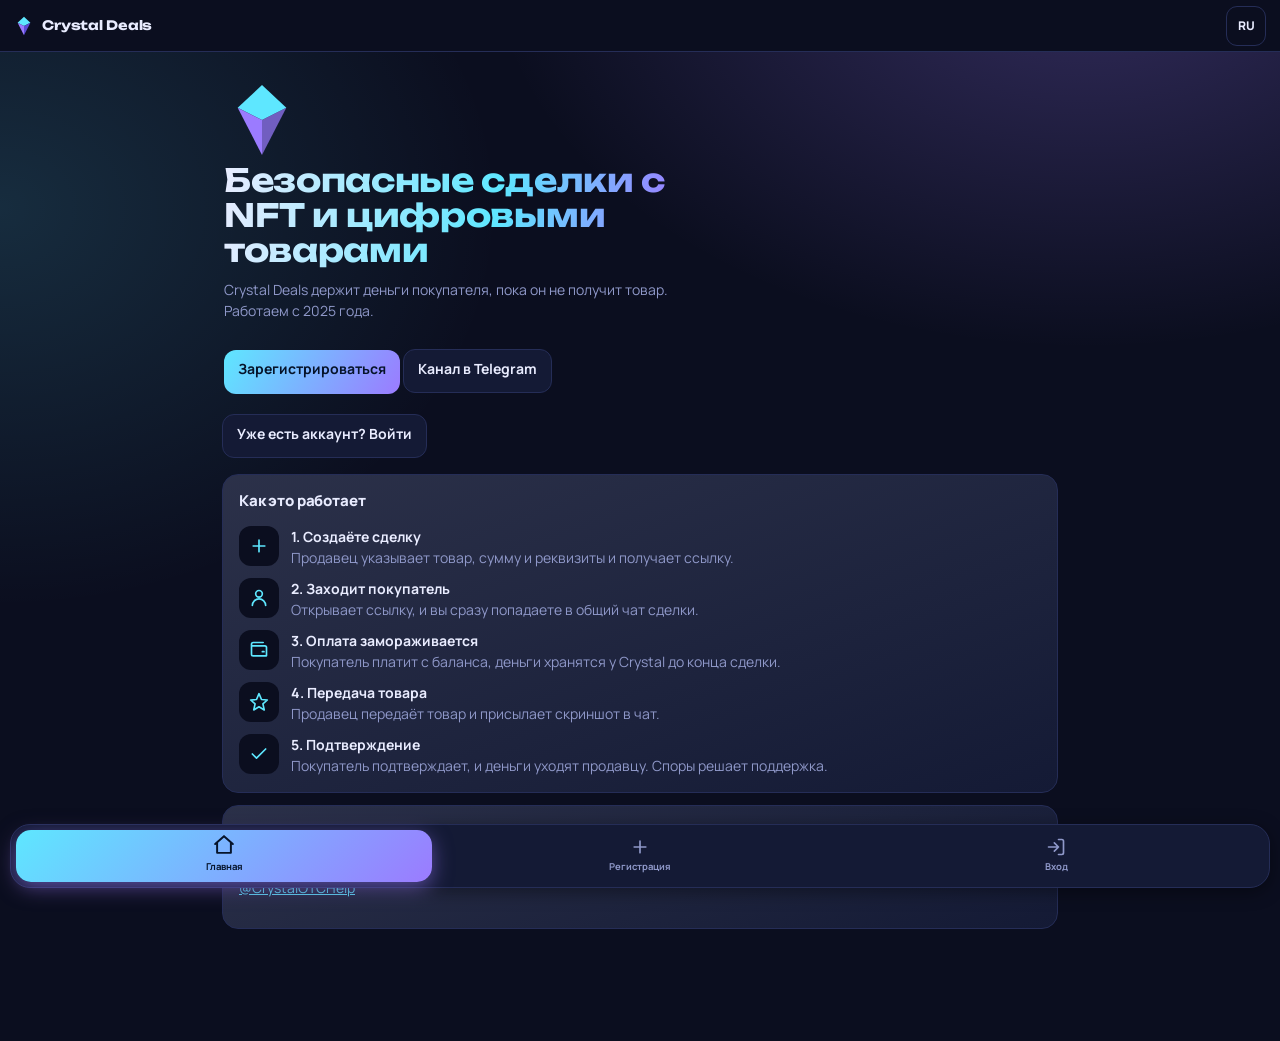
<file: public/index.html>
<!doctype html>
<html lang="ru"><head><meta charset="utf-8">
<meta name="viewport" content="width=device-width, initial-scale=1, viewport-fit=cover">
<title>Crystal Deals — гарант-сервис</title>
<link href="https://fonts.googleapis.com/css2?family=Unbounded:wght@500;700&family=Manrope:wght@400;600;800&display=swap" rel="stylesheet">
<link rel="stylesheet" href="style.css"></head>
<body>
<div id="ld"><svg viewBox="0 0 100 100"><polygon class="f" points="50,4 82,34 50,50 18,34" fill="#5ee7ff"/><polygon class="f" points="18,34 50,50 50,96" fill="#9b7bff"/><polygon class="f" points="82,34 50,50 50,96" fill="#5b4bd6"/></svg></div>
<header><a class="logo" href="#/"><svg viewBox="0 0 100 100"><polygon points="50,4 82,34 50,50 18,34" fill="#5ee7ff"/><polygon points="18,34 50,50 50,96" fill="#9b7bff"/><polygon points="82,34 50,50 50,96" fill="#5b4bd6"/></svg>Crystal Deals</a><div style="margin-left:auto;display:flex;gap:8px;min-width:0"><button class="chip" id="hb" onclick="location.hash='#/profile'" aria-label="Профиль"></button><button class="chip sq" id="lg" onclick="langSheet()" aria-label="Language">RU</button></div></header>
<main id="app"></main><nav id="tb"><i id="ind"></i><div id="tl"></div></nav><div id="toast"></div>
<script src="app.js"></script></body></html>
</file>
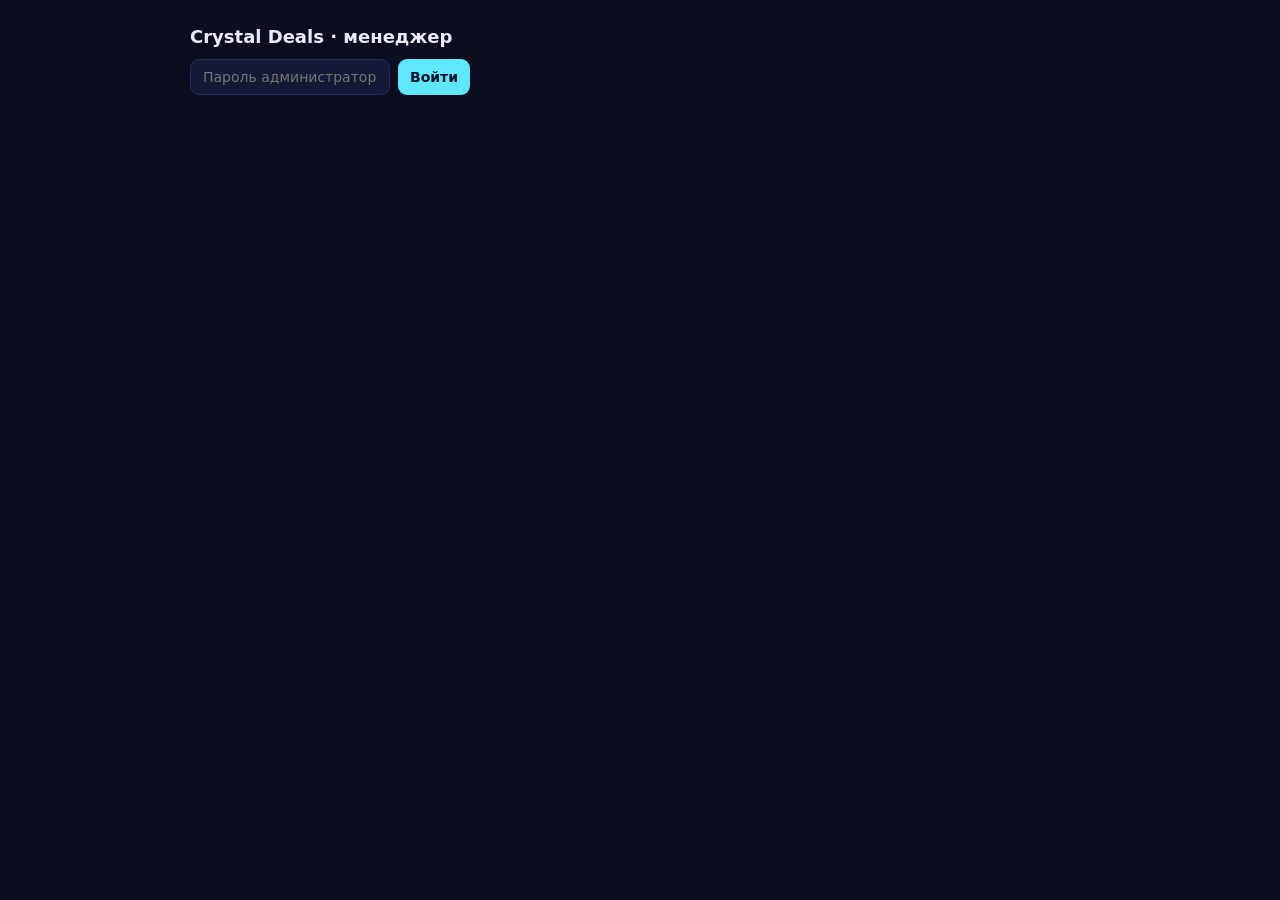
<file: public/admin.html>
<!doctype html><html lang="ru"><head><meta charset="utf-8"><meta name="viewport" content="width=device-width,initial-scale=1"><title>Crystal Deals — менеджер</title>
<style>body{font:14px system-ui,sans-serif;background:#0b0e1f;color:#e9ecff;margin:0;padding:14px;max-width:900px;margin:auto}h2{font-size:16px;margin:22px 0 8px}
input,button{font:inherit;padding:9px 12px;border-radius:9px;border:1px solid #252d57;background:#141a35;color:inherit}button{cursor:pointer;background:#5ee7ff;color:#06142a;font-weight:700;border:0}button.r{background:#ff6b8b}
.c{background:#141a35;border:1px solid #252d57;border-radius:12px;padding:12px;margin:8px 0;overflow-wrap:anywhere}.m{color:#8f98c9;font-size:12px}.row{display:flex;gap:8px;flex-wrap:wrap;margin-top:8px}</style></head><body>
<h1 style="font-size:18px">Crystal Deals · менеджер</h1>
<div class="row"><input id="pw" type="password" placeholder="Пароль администратора"><button onclick="ld()">Войти</button></div><div id="o"></div>
<script>
const $=s=>document.querySelector(s),E=s=>String(s).replace(/[&<>"]/g,c=>({'&':'&amp;','<':'&lt;','>':'&gt;','"':'&quot;'}[c]));
let P=sessionStorage.getItem('ap')||'';if(P){$('#pw').value=P;ld()}
async function q(a,b){const r=await fetch('/api/admin/'+a,{method:'POST',headers:{'Content-Type':'application/json','x-admin':P},body:JSON.stringify(b||{})});return r.json()}
async function ld(){P=$('#pw').value;const j=await q('list');if(j.err){$('#o').textContent=j.err;return}sessionStorage.setItem('ap',P);
const f=n=>Object.entries(n).filter(([k,v])=>v>0).map(([k,v])=>v+' '+k).join(', ')||'0';
$('#o').innerHTML=`<h2>Заявки на вывод</h2>${j.wd.map(w=>`<div class="c"><b>#${w.id}</b> ${E(w.u)} · ${w.amt} RUB-экв. · <b>${w.st}</b><div class="m">${E(w.rq)} · ${new Date(w.t).toLocaleString('ru')}</div>${w.st=='pending'?`<div class="row"><button onclick="a('wd.done','${w.id}')">Выплачено</button><button class="r" onclick="a('wd.reject','${w.id}')">Отклонить и вернуть</button></div>`:''}</div>`).join('')||'<p class="m">Нет</p>'}
<h2>Сделки</h2>${j.deals.map(d=>`<div class="c"><b>#${d.id}</b> ${E(d.type)} · ${d.amt} RUB-экв. · <b>${d.st}</b><div class="m">${E(d.seller)} → ${E(d.buyer||'—')} · сообщений: ${d.msgs} · ${E(d.lk)}</div>${d.st=='paid'||d.st=='handed'?`<div class="row"><button onclick="a('deal.release','${d.id}')">Выплатить продавцу</button><button class="r" onclick="a('deal.refund','${d.id}')">Вернуть покупателю</button></div>`:''}</div>`).join('')||'<p class="m">Нет</p>'}
<h2>Ручное пополнение</h2><div class="row"><input id="cn" placeholder="Ник"><input id="cc" placeholder="Валюта (TON)" size="8"><input id="ca" placeholder="Сумма" size="8"><button onclick="cr()">Зачислить</button></div>
<h2>Пополнения TON</h2>${j.pay.map(p=>`<div class="c"><b>${p.c}</b> ${E(p.u)} · ${p.amt} TON · <b>${p.st}</b><div class="m">${new Date(p.t).toLocaleString('ru')}</div></div>`).join('')||'<p class="m">Нет</p>'}
<h2>Пользователи (${j.users.length})</h2>${j.users.map(u=>`<div class="c"><b>${E(u.nick)}</b><div class="m">${f(u.w)}</div></div>`).join('')}`}
async function a(m,id){if(!confirm('Подтвердить действие?'))return;const j=await q(m,{id});if(j.err)alert(j.err);ld()}
async function cr(){const j=await q('credit',{nick:$('#cn').value,cur:$('#cc').value.toUpperCase(),amt:$('#ca').value});if(j.err)alert(j.err);ld()}
</script></body></html>
</file>
<file: public/style.css>
:root,:root[data-theme="crystal"]{--bg:#0b0e1f;--card:#141a35;--line:#252d57;--tx:#e9ecff;--mu:#8f98c9;--ac:#5ee7ff;--ac2:#9b7bff;--on:#06142a;--ok:#4ade9b;--wa:#ffc857;--er:#ff6b8b;box-sizing:border-box;padding-top:env(safe-area-inset-top,0px)}
:root[data-theme="black"]{--bg:#000;--card:#0e0e10;--line:#26262a;--tx:#f4f4f5;--mu:#8c8c94;--ac:#fff;--ac2:#9aa0aa;--on:#000}
:root[data-theme="redblack"]{--bg:#0a0305;--card:#170709;--line:#3d1219;--tx:#fdeaec;--mu:#b88b92;--ac:#ff2d4d;--ac2:#a30f26;--on:#fff}
:root[data-theme="white"]{--bg:#f2f4ff;--card:#fff;--line:#d9defa;--tx:#14183a;--mu:#5d668f;--ac:#0a9ec0;--ac2:#6a48e8;--on:#fff;--ok:#13935a;--wa:#b27a00;--er:#d6385f}
html{scroll-padding-top:env(safe-area-inset-top,0px)}
*{box-sizing:border-box}
body{margin:0;background:var(--bg);color:var(--tx);font:400 15px/1.5 Manrope,system-ui,sans-serif;min-height:100vh;background-image:radial-gradient(600px 400px at 85% -5%,color-mix(in srgb,var(--ac2) 28%,transparent),transparent),radial-gradient(500px 400px at 0 20%,color-mix(in srgb,var(--ac) 14%,transparent),transparent)}
h1,h2,h3,.logo{font-family:Unbounded,Manrope,sans-serif;margin:0;font-weight:700;letter-spacing:-.01em}
a{color:var(--ac)}
#ld{position:fixed;inset:0;background:var(--bg);display:grid;place-items:center;z-index:99;transition:opacity .5s,visibility .5s}
#ld.off{opacity:0;visibility:hidden}
#ld svg{width:84px;animation:spin 2.4s linear infinite}
#ld .f{animation:pl 1.2s ease-in-out infinite alternate}
#ld .f:nth-child(2){animation-delay:.3s}#ld .f:nth-child(3){animation-delay:.6s}
@keyframes spin{to{transform:rotateY(360deg)}}
@keyframes pl{from{opacity:.25}to{opacity:1}}
header{display:flex;align-items:center;gap:14px;padding:14px 20px;position:sticky;top:env(safe-area-inset-top,0px);z-index:5;backdrop-filter:blur(14px);background:color-mix(in srgb,var(--bg) 70%,transparent);border-bottom:1px solid var(--line)}
.logo{font-size:15px;display:flex;align-items:center;gap:8px;color:var(--tx);text-decoration:none}
.logo svg{width:22px}
main{max-width:860px;margin:0 auto;padding:28px 18px 130px;animation:in .45s ease}
@keyframes in{from{opacity:0;transform:translateY(10px)}}
.card{background:var(--card);border:1px solid var(--line);border-radius:18px;padding:22px;margin-bottom:16px}
.hero{padding:34px 4px 18px}
.hero h1{font-size:clamp(28px,6vw,46px);line-height:1.1;max-width:14em;background:linear-gradient(100deg,var(--tx),var(--ac) 60%,var(--ac2));-webkit-background-clip:text;background-clip:text;color:transparent}
.hero p{color:var(--mu);max-width:34em;margin:14px 0 22px}
.grid{display:grid;grid-template-columns:repeat(auto-fit,minmax(170px,1fr));gap:12px}
.st{background:var(--card);border:1px solid var(--line);border-radius:14px;padding:16px}
.st b{display:block;font:700 26px Unbounded,sans-serif}
.st span{color:var(--mu);font-size:13px}
label{display:block;font-weight:600;font-size:13px;color:var(--mu);margin:14px 0 6px}
input,select,textarea{width:100%;padding:12px 14px;border-radius:12px;border:1px solid var(--line);background:var(--bg);color:var(--tx);font:inherit}
input:focus,select:focus,textarea:focus,button:focus-visible,a:focus-visible{outline:2px solid var(--ac);outline-offset:2px}
.btn{display:inline-block;border:0;cursor:pointer;padding:12px 22px;border-radius:12px;font:700 14px Manrope,sans-serif;color:var(--on);background:linear-gradient(120deg,var(--ac),var(--ac2));text-decoration:none;transition:transform .15s,box-shadow .2s;margin-top:16px}
.btn:hover{transform:translateY(-2px);box-shadow:0 8px 24px color-mix(in srgb,var(--ac2) 45%,transparent)}
.btn:active{transform:scale(.97)}
.btn.g{background:var(--card);color:var(--tx);border:1px solid var(--line)}
.btn.r{background:var(--er);color:#fff}
.btn[disabled]{opacity:.5;pointer-events:none}
.row{display:flex;gap:10px;flex-wrap:wrap;align-items:center}
.tag{font-size:12px;font-weight:700;padding:3px 10px;border-radius:99px;border:1px solid currentColor}
.w{color:var(--wa)}.o{color:var(--ok)}.p{color:var(--ac)}.x{color:var(--er)}
.deal{display:flex;justify-content:space-between;gap:12px;align-items:center;padding:14px 0;border-top:1px solid var(--line);text-decoration:none;color:var(--tx)}
.deal:first-of-type{border-top:0}
.av{width:64px;height:64px;border-radius:50%;background:linear-gradient(135deg,var(--ac),var(--ac2));display:grid;place-items:center;font:700 24px Unbounded,sans-serif;color:var(--on);overflow:hidden;flex:none}
.av img{width:100%;height:100%;object-fit:cover}
.bal{font:700 32px Unbounded,sans-serif}
.mu{color:var(--mu)}
.box{word-break:break-all;background:var(--bg);border:1px dashed var(--line);border-radius:12px;padding:12px;margin-top:8px}
#toast{position:fixed;left:50%;bottom:calc(24px + env(safe-area-inset-bottom,0px));transform:translate(-50%,30px);background:var(--card);border:1px solid var(--ac);padding:12px 20px;border-radius:12px;opacity:0;transition:.3s;z-index:90}
#toast.on{opacity:1;transform:translate(-50%,0)}
.steps{display:grid;gap:10px;margin:0;padding:0;list-style:none}
.steps li{display:flex;gap:12px}.steps i{font-style:normal;flex:none;width:28px;height:28px;border-radius:50%;background:var(--bg);border:1px solid var(--ac);display:grid;place-items:center;font-weight:800;font-size:13px}
#tb{position:fixed;left:50%;transform:translateX(-50%);bottom:calc(12px + env(safe-area-inset-bottom,0px));display:flex;width:min(440px,calc(100% - 24px));padding:6px;background:color-mix(in srgb,var(--card) 82%,transparent);backdrop-filter:blur(18px);border:1px solid var(--line);border-radius:24px;z-index:20;box-shadow:0 10px 40px rgba(0,0,0,.35)}
#tl{display:contents}
#tb a{position:relative;z-index:1;flex:1;height:62px;border-radius:18px;display:flex;flex-direction:column;align-items:center;justify-content:center;gap:4px;color:var(--mu);text-decoration:none;font-size:10.5px;font-weight:700;transition:color .3s}
#tb a svg{width:22px;height:22px;transition:transform .4s cubic-bezier(.3,1.7,.5,1)}
#tb a.on{color:var(--on)}#tb a.on svg{transform:translateY(-2px) scale(1.18)}
#ind{position:absolute;top:0;left:0;border-radius:18px;background:linear-gradient(135deg,var(--ac),var(--ac2));transition:transform .5s cubic-bezier(.4,1.3,.5,1),width .4s,height .4s,opacity .3s;box-shadow:0 6px 20px color-mix(in srgb,var(--ac2) 50%,transparent)}
.btn svg,.row svg,.chip svg{vertical-align:-4px;flex:none}
.chip{border:1px solid var(--line);background:none;color:var(--mu);padding:7px 12px;border-radius:10px;font:700 13px Manrope,sans-serif;cursor:pointer;transition:.25s}
.chip.on{color:var(--on);background:linear-gradient(120deg,var(--ac),var(--ac2));border-color:transparent}
.tlr{display:flex;gap:6px;margin:16px 0}.tlr div{flex:1;font-size:12px;color:var(--mu);border-top:3px solid var(--line);padding-top:6px;transition:.4s}.tlr .on{color:var(--tx);border-color:var(--ac)}
.sw{aspect-ratio:1;border-radius:20px;border:2px solid var(--line);font:700 13px Manrope,sans-serif;display:flex;flex-direction:column;align-items:center;justify-content:center;gap:14px;cursor:pointer;transition:transform .25s,border-color .25s}
.sw.on{border-color:var(--ac);transform:scale(1.05)}.sw i{width:26px;height:26px;border-radius:7px;transform:rotate(45deg)}
.st svg{color:var(--ac);margin-bottom:6px}
*{-webkit-tap-highlight-color:transparent}body{overscroll-behavior-y:none}
input,select,textarea{font-size:16px;min-height:48px}
#tb a{min-width:0;font-size:10px}
.chip{min-height:40px}
.seg{display:flex;gap:4px;background:var(--bg);border-radius:14px;padding:4px}
.seg a,.seg button{flex:1;display:flex;align-items:center;justify-content:center;gap:6px;padding:11px 6px;border:0;background:none;border-radius:11px;color:var(--mu);text-decoration:none;font:700 14px Manrope,sans-serif;cursor:pointer;transition:.3s}
.seg .on{background:linear-gradient(120deg,var(--ac),var(--ac2));color:var(--on)}
.rq{display:flex;gap:8px;align-items:center;padding:12px;border:1px solid var(--line);border-radius:14px;margin-top:10px;transition:.3s}.rq.main{border-color:var(--ac)}
.ri{width:40px;height:40px;border-radius:12px;background:var(--bg);display:grid;place-items:center;color:var(--ac);flex:none}
.av.big{width:92px;height:92px;font-size:34px}.pf{text-align:center}
.cr{display:flex;gap:8px;overflow-x:auto;margin:12px 0 0;padding-bottom:4px}.cr .chip{flex:none}
.qa{text-decoration:none;color:var(--tx)}
.bar{height:8px;border-radius:9px;background:var(--bg);overflow:hidden;margin-top:10px}.bar i{display:block;height:100%;background:linear-gradient(90deg,var(--ac),var(--ac2));transition:width 1s}
@media(max-width:520px){main{padding:18px 14px 130px}.card{padding:18px;border-radius:16px}.btn{width:100%;text-align:center;padding:14px}.row .btn{flex:1}.deal{padding:16px 0}}
#toast{pointer-events:none;bottom:calc(96px + env(safe-area-inset-bottom,0px))}
.card{background:linear-gradient(160deg,color-mix(in srgb,var(--card) 90%,#fff 10%),var(--card));box-shadow:0 12px 40px rgba(0,0,0,.22)}
.fl{animation:fl 4s ease-in-out infinite;filter:drop-shadow(0 8px 24px color-mix(in srgb,var(--ac) 55%,transparent))}@keyframes fl{50%{transform:translateY(-10px) rotate(4deg)}}
#msgs{height:50vh;min-height:280px;overflow-y:auto;display:flex;flex-direction:column;gap:8px;padding:4px 2px}
.mb{max-width:82%;padding:9px 12px;border-radius:16px;word-break:break-word;background:var(--bg);align-self:flex-start;animation:in .3s}
.mb.me{align-self:flex-end;background:linear-gradient(120deg,var(--ac),var(--ac2));color:var(--on)}
.mb img{max-width:100%;border-radius:10px;display:block;margin:4px 0}.mb small{display:block;opacity:.6;font-size:11px}
.sy{align-self:stretch;border:1px solid var(--ac);border-radius:14px;padding:12px;background:color-mix(in srgb,var(--ac) 8%,var(--card));animation:in .4s}
.sy b{display:flex;gap:8px;align-items:center;color:var(--ac);font-size:13px;margin-bottom:4px}
.cb{display:flex;gap:8px;margin-top:10px;align-items:center}.cb input{flex:1}.cb .btn{margin:0;width:auto}
.ab{display:flex;flex-wrap:wrap;gap:8px;margin-bottom:10px}.ab .btn{margin:0;flex:1 1 auto;width:auto}
.sw.on{border-color:var(--ac);transform:scale(1.05);box-shadow:0 0 0 3px color-mix(in srgb,var(--ac) 35%,transparent),0 0 30px color-mix(in srgb,var(--ac) 50%,transparent)}
body{font-size:14px;overflow-x:hidden}*{min-width:0}
h2{font:800 18px/1.25 Manrope,sans-serif}h3{font:800 15px/1.3 Manrope,sans-serif}
.hero{padding:16px 2px 8px}.hero h1{font-size:clamp(22px,6.4vw,32px)}.hero p{margin:10px 0 16px}
header{height:52px;padding:0 14px;backdrop-filter:none;background:var(--bg)}
.logo{font-size:13px}.logo svg{width:20px}
main{padding:14px 12px 100px}
.card{padding:16px;border-radius:16px;margin-bottom:12px;box-shadow:none}
.bal{font-size:24px}
.grid{grid-template-columns:repeat(2,1fr);gap:10px}
.st{padding:12px}.st b{font-size:18px}.st span{font-size:12px}.st svg{width:18px;height:18px}
label{font-size:12px;margin:12px 0 5px}
input,select,textarea{padding:10px 12px;min-height:44px;border-radius:11px}
.btn{padding:11px 16px;font-size:14px;min-height:44px;white-space:normal;margin-top:12px}
.chip{font-size:12px;padding:6px 10px;min-height:36px}
#tb{width:calc(100% - 20px);padding:5px;border-radius:20px;backdrop-filter:none;background:var(--card);box-shadow:0 4px 18px rgba(0,0,0,.4)}
#tb a{height:52px;font-size:9.5px;gap:3px;border-radius:15px}#tb a svg{width:20px;height:20px}#ind{border-radius:15px}
.deal{padding:12px 0}.av{width:56px;height:56px;font-size:20px}.av.big{width:76px;height:76px;font-size:28px}
.fl{filter:none}.kb #tb,body.chat #tb{display:none}
body.chat main{padding:6px 10px 8px;animation:none}
.cw{display:flex;flex-direction:column;height:calc(100vh - 66px)}
@supports(height:100dvh){.cw{height:calc(100dvh - 66px)}}
.ct{display:flex;align-items:center;gap:8px;padding:2px 0 8px}.ct h3{flex:1;overflow:hidden;text-overflow:ellipsis;white-space:nowrap}
.cw #msgs{flex:1;height:auto;min-height:0;background:color-mix(in srgb,var(--card) 60%,var(--bg));border:1px solid var(--line);border-radius:16px;padding:10px}
.ab .btn{padding:9px 12px;font-size:12.5px;min-height:38px;margin:0;flex:1 1 40%}
.ov{position:fixed;inset:0;background:rgba(0,0,0,.6);z-index:60;display:flex;align-items:flex-end}
.sh{background:var(--card);width:100%;border-radius:22px 22px 0 0;padding:18px 16px calc(18px + env(safe-area-inset-bottom,0px));max-height:85vh;overflow:auto;animation:up .3s ease}
@keyframes up{from{transform:translateY(100%)}}
.ir{display:flex;justify-content:space-between;gap:14px;padding:11px 0;border-top:1px solid var(--line)}.ir span:first-child{color:var(--mu);flex:none}.ir span:last-child{text-align:right;word-break:break-all}
button,a,.btn,.chip,.tag,.deal b,.box,h1,h2,h3{overflow-wrap:anywhere}
.row>*{min-width:0}.row .btn{flex:1 1 130px}.btn{line-height:1.25;padding:10px 14px}.chip{max-width:100%;white-space:normal;text-align:center}
.deal>*{min-width:0}.bal{font-size:22px;overflow-wrap:anywhere}
.logo{white-space:nowrap}header{gap:8px}#hb{max-width:46%;overflow:hidden;text-overflow:ellipsis;white-space:nowrap}
#tb a span{max-width:100%;overflow:hidden;text-overflow:ellipsis;white-space:nowrap}
.ds{width:100%;display:flex;justify-content:space-between;align-items:center;gap:10px;padding:10px 12px;min-height:46px;border-radius:11px;border:1px solid var(--line);background:var(--bg);color:var(--tx);font:700 14px Manrope,sans-serif;text-align:left;cursor:pointer;transition:border-color .2s}
.ds:active{border-color:var(--ac)}.ds span{display:flex;align-items:center;min-width:0}.ds svg{flex:none;color:var(--mu)}
.opt{width:100%;display:flex;justify-content:space-between;align-items:center;gap:10px;background:none;border:0;border-top:1px solid var(--line);color:var(--tx);padding:12px 2px;font:700 14px Manrope,sans-serif;text-align:left;cursor:pointer}
.opt.on{color:var(--ac)}.opt .ol{display:block;min-width:0}.opt small{display:block;color:var(--mu);font:400 12px Manrope,sans-serif;margin-top:2px}
.cc{display:inline-flex;align-items:center;justify-content:center;min-width:36px;height:26px;padding:0 7px;margin-right:8px;border-radius:8px;background:var(--bg);border:1px solid var(--line);color:var(--ac);font-size:11px;font-weight:800}
.sq{width:40px;height:40px;padding:0;border-radius:11px;font-weight:800;flex:none;color:var(--tx)}#hb{max-width:150px}
@media(prefers-reduced-motion:reduce){*{animation:none!important;transition:none!important}}
</file>
